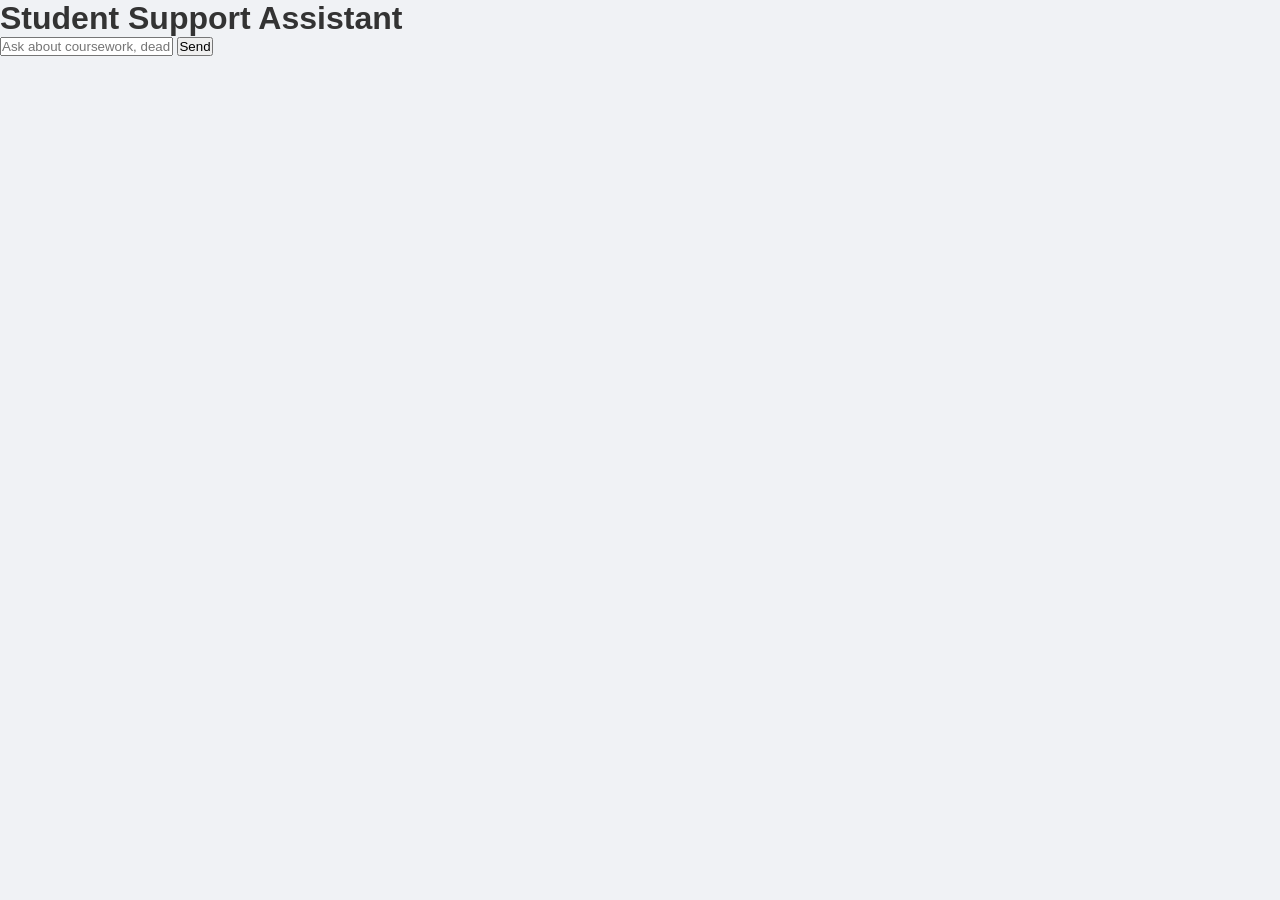
<file: index (1).html>
<!DOCTYPE html>
<html lang="en">
<head>
  <meta charset="UTF-8">
  <title> Chatbot</title>
  <link rel="stylesheet" href="style.css">
</head>
<body>

  <div class="chat-container">
    <h1>Student Support Assistant</h1>

    <div id="chat-box" class="chat-box"></div>

    <div class="input-container">
      <input 
        type="text" 
        id="user-input" 
        placeholder="Ask about coursework, deadlines, wellbeing..."
        onkeydown="if(event.key==='Enter') sendMessage()"
      />
      <button onclick="sendMessage()">Send</button>
    </div>
  </div>

  <script src="script.js"></script>
</body>

</html>
</file>
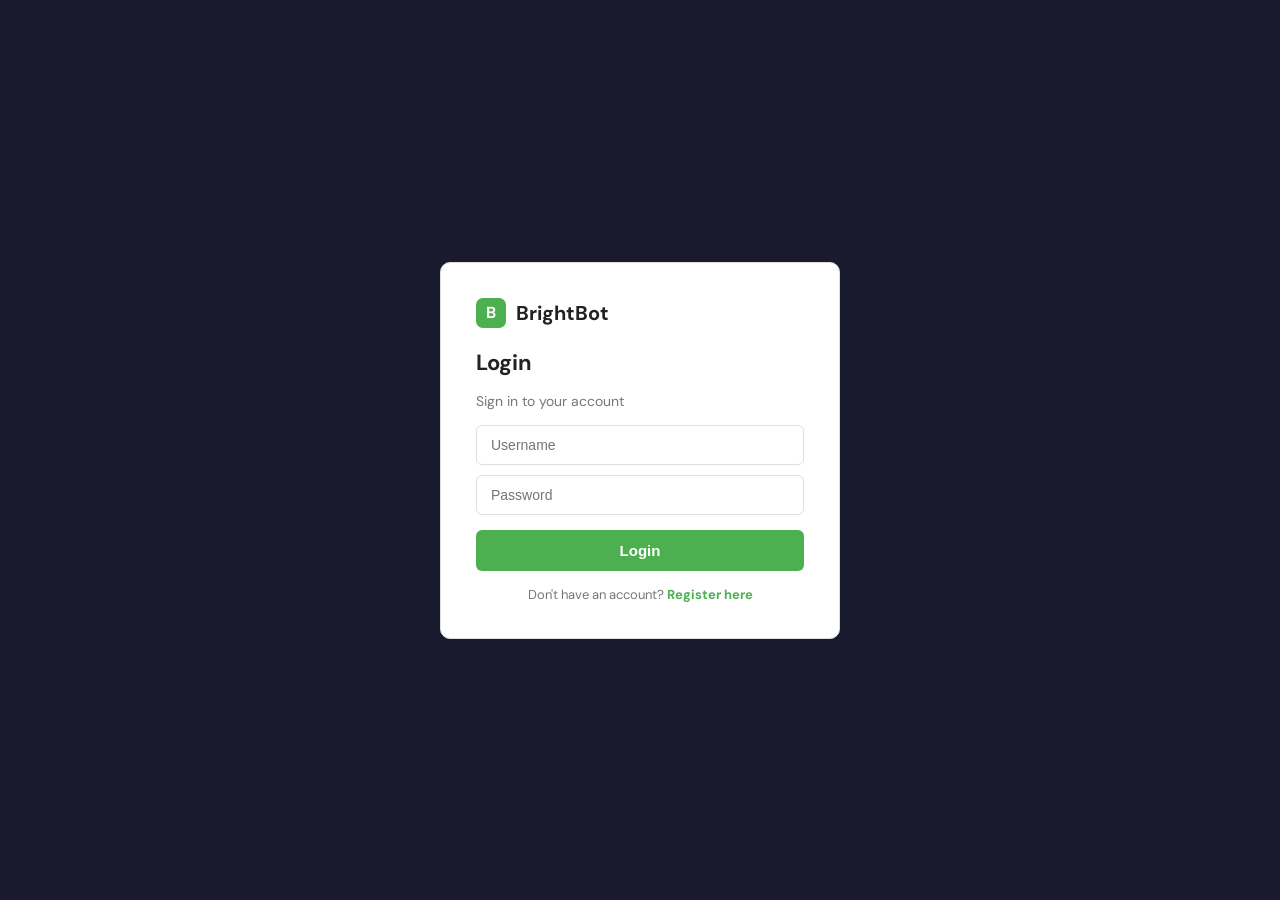
<file: login.html>
<!DOCTYPE html>
<html lang="en">
<head>
    <meta charset="UTF-8"/>
    <meta name="viewport" content="width=device-width, initial-scale=1.0, viewport-fit=cover"/>
    <meta name="mobile-web-app-capable" content="yes">
    <title>BrightBot - Login</title>
    <link rel="stylesheet" href="style.css"/>
    <link rel="stylesheet" href="auth.css"/>
    <link rel="stylesheet" href="mobile.css"/>
    <style>
        body { overflow: auto !important; height: auto !important; min-height: 100dvh !important; background: #1a1a2e !important; }
        .auth-page { min-height: 100dvh !important; width: 100vw !important; display: flex !important; flex-direction: column !important; align-items: center !important; justify-content: center !important; padding: 24px 16px !important; box-sizing: border-box !important; background: #1a1a2e !important; }
        .auth-box { width: 100% !important; max-width: 400px !important; box-sizing: border-box !important; }
    </style>
  <link rel="icon" type="image/x-icon" href="Images/brightbot-icon.ico">
  <link rel="icon" type="image/svg+xml" href="Images/brightbot-icon.svg">
  <link rel="apple-touch-icon" href="Images/brightbot-icon-192.png">
</head>
<body>

<div class="auth-page">
    <div class="auth-box">
        <div class="auth-brand">
            <div class="brand-icon">B</div>
            <span class="brand-name">BrightBot</span>
        </div>
        <h2>Login</h2>
        <p class="auth-sub">Sign in to your account</p>
        <div id="error-message" class="auth-error hidden"></div>
        <div class="auth-form">
            <input type="text"     id="username" placeholder="Username"
                   autocomplete="username" autocapitalize="none" autocorrect="off" />
            <input type="password" id="password" placeholder="Password"
                   autocomplete="current-password" />
            <button id="loginBtn">Login</button>
        </div>
        <p class="auth-switch">Don't have an account? <a href="register.html">Register here</a></p>
    </div>
</div>

<script>
    document.getElementById("loginBtn").addEventListener("click", function() {
      var u   = document.getElementById("username").value.trim();
      var p   = document.getElementById("password").value;
      var err = document.getElementById("error-message");

      err.classList.add("hidden");

      if (!u || !p) {
        err.textContent = "Please fill in all fields.";
        err.classList.remove("hidden");
        return;
      }

      fetch("auth.php", {
        method:  "POST",
        headers: { "Content-Type": "application/json" },
        body:    JSON.stringify({ action: "login", username: u, password: p })
      })
      .then(function(r) { return r.json(); })
      .then(function(data) {
        if (data.success) {
          fetch("stats.php", {
            method:  "POST",
            headers: { "Content-Type": "application/json" },
            body:    JSON.stringify({ action: "daily_login" })
          }).finally(function() {
            window.location.href = "index.html";
          });
        } else {
          err.textContent = data.error || "Login failed.";
          err.classList.remove("hidden");
        }
      })
      .catch(function() {
        err.textContent = "Could not connect to server. Please try again.";
        err.classList.remove("hidden");
      });
    });

    document.getElementById("password").addEventListener("keydown", function(e) {
      if (e.key === "Enter") document.getElementById("loginBtn").click();
    });
</script>

</body>
</html>
</file>
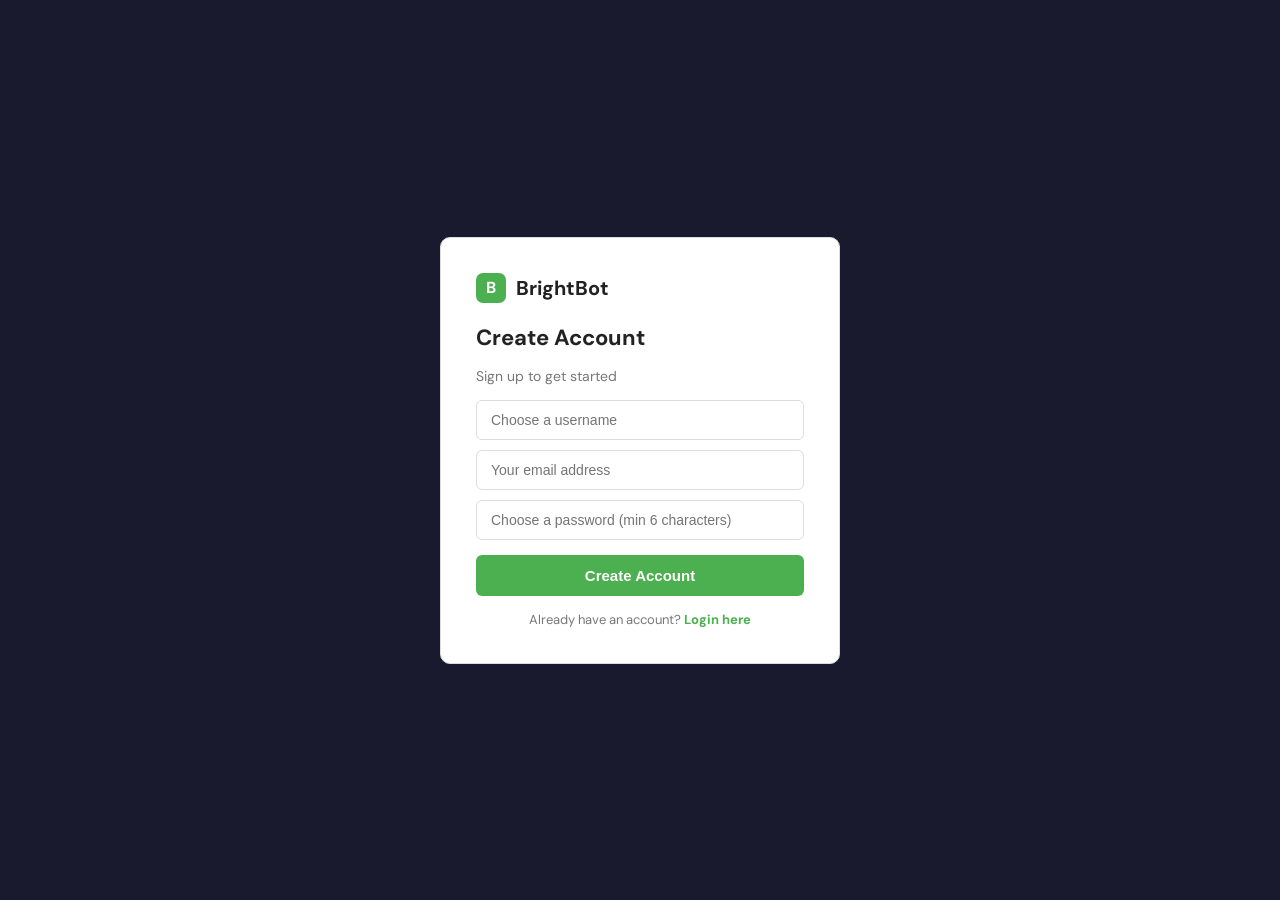
<file: register.html>
<!DOCTYPE html>
<html lang="en">
<head>
  <meta charset="UTF-8"/>
  <meta name="viewport" content="width=device-width, initial-scale=1.0, viewport-fit=cover"/>
  <meta name="mobile-web-app-capable" content="yes">
  <title>BrightBot - Register</title>
  <link rel="stylesheet" href="style.css"/>
  <link rel="stylesheet" href="auth.css"/>
  <link rel="stylesheet" href="mobile.css"/>
    <style>
    body { overflow: auto !important; height: auto !important; min-height: 100dvh !important; background: #1a1a2e !important; }
    .auth-page { min-height: 100dvh !important; width: 100vw !important; display: flex !important; flex-direction: column !important; align-items: center !important; justify-content: center !important; padding: 24px 16px !important; box-sizing: border-box !important; background: #1a1a2e !important; }
    .auth-box { width: 100% !important; max-width: 400px !important; box-sizing: border-box !important; }
  </style>
  <link rel="icon" type="image/x-icon" href="Images/brightbot-icon.ico">
  <link rel="icon" type="image/svg+xml" href="Images/brightbot-icon.svg">
  <link rel="apple-touch-icon" href="Images/brightbot-icon-192.png">
</head>
<body>

<div class="auth-page">
  <div class="auth-box">
    <div class="auth-brand">
      <div class="brand-icon">B</div>
      <span class="brand-name">BrightBot</span>
    </div>
    <h2>Create Account</h2>
    <p class="auth-sub">Sign up to get started</p>
    <div id="error-message" class="auth-error hidden"></div>
    <div class="auth-form">
      <input type="text"     id="username" placeholder="Choose a username"
             autocomplete="username" autocapitalize="none" autocorrect="off"/>
      <input type="email"    id="email"    placeholder="Your email address"
             autocomplete="email" autocapitalize="none"/>
      <input type="password" id="password" placeholder="Choose a password (min 6 characters)"
             autocomplete="new-password"/>
      <button id="registerBtn">Create Account</button>
    </div>
    <p class="auth-switch">Already have an account? <a href="login.html">Login here</a></p>
  </div>
</div>

<script>
  document.getElementById("password").addEventListener("keydown", function(e) {
    if (e.key === "Enter") document.getElementById("registerBtn").click();
  });
  document.getElementById("username").addEventListener("keydown", function(e) {
    if (e.key === "Enter") document.getElementById("email").focus();
  });
  document.getElementById("email").addEventListener("keydown", function(e) {
    if (e.key === "Enter") document.getElementById("password").focus();
  });
  document.getElementById("registerBtn").addEventListener("click",function(){
    var u=document.getElementById("username").value.trim();
    var e=document.getElementById("email").value.trim();
    var p=document.getElementById("password").value;
    var err=document.getElementById("error-message");
    err.classList.add("hidden");
    if(!u||!e||!p){err.textContent="Please fill in all fields.";err.classList.remove("hidden");return;}
    fetch("auth.php",{method:"POST",headers:{"Content-Type":"application/json"},
      body:JSON.stringify({action:"register",username:u,email:e,password:p})})
    .then(function(r){return r.json();})
    .then(function(data){
      if(data.success){window.location.href="index.html";}
      else{err.textContent=data.error||"Registration failed.";err.classList.remove("hidden");}
    })
    .catch(function(){err.textContent="Could not connect to server. Please try again.";err.classList.remove("hidden");});
  });

</script>

</body>
</html>
</file>
<file: style.css>
:root {
  --bg:            #f0f2f5;
  --chat-bg:       #f0f2f5;
  --sidebar-bg:    #1a1a2e;
  --sidebar-text:  #ffffff;
  --sidebar-muted: #aaaaaa;
  --sidebar-hover: #2a2a4a;
  --sidebar-border:#444444;
  --header-bg:     #ffffff;
  --header-border: #dddddd;
  --header-text:   #555555;
  --bubble-bot-bg: #ffffff;
  --bubble-bot-border: #dddddd;
  --bubble-bot-text:   #333333;
  --input-bg:      #ffffff;
  --input-border:  #dddddd;
  --input-focus:   #4CAF50;
  --text:          #333333;
  --topic-color:   #cccccc;
  --topic-border:  #444444;
  --no-chats:      #666666;
  --loading-color: #aaaaaa;
  --accent:        #4CAF50;
  --accent-hover:  #45a049;
  --toggle-bg:     #2a2a4a;
  --toggle-icon:   "☀️";
}

[data-theme="dark"] {
  --bg:            #0d1117;
  --chat-bg:       #0d1117;
  --sidebar-bg:    #010409;
  --sidebar-text:  #e6edf3;
  --sidebar-muted: #666666;
  --sidebar-hover: #161b22;
  --sidebar-border:#30363d;
  --header-bg:     #161b22;
  --header-border: #30363d;
  --header-text:   #8b949e;
  --bubble-bot-bg: #161b22;
  --bubble-bot-border: #30363d;
  --bubble-bot-text:   #e6edf3;
  --input-bg:      #161b22;
  --input-border:  #30363d;
  --input-focus:   #4CAF50;
  --text:          #e6edf3;
  --topic-color:   #8b949e;
  --topic-border:  #30363d;
  --no-chats:      #8b949e;
  --loading-color: #8b949e;
  --toggle-bg:     #161b22;
  --toggle-icon:   "🌙";
}

* {
  margin: 0;
  padding: 0;
  box-sizing: border-box;
}

body {
  font-family: Arial, sans-serif;
  background-color: var(--bg);
  color: var(--text);
  height: 100vh;
  display: flex;
  transition: background-color 0.2s, color 0.2s;
}

.layout {
  display: flex;
  width: 100%;
  height: 100vh;
}

.sidebar {
  width: 240px;
  min-width: 240px;
  background-color: var(--sidebar-bg);
  color: var(--sidebar-text);
  padding: 20px 15px;
  display: flex;
  flex-direction: column;
  gap: 15px;
  position: relative;
  z-index: 10;
  overflow: hidden;
  height: 100vh;
  transition: background-color 0.2s;
}

.brand {
  display: flex;
  align-items: center;
  gap: 10px;
}

.brand-icon {
  width: 36px;
  height: 36px;
  background-color: var(--accent);
  color: white;
  border-radius: 8px;
  display: flex;
  align-items: center;
  justify-content: center;
  font-weight: bold;
  font-size: 18px;
}

.brand-name {
  font-size: 20px;
  font-weight: bold;
}

.topics {
  display: flex;
  flex-direction: column;
  gap: 8px;
}

.topics-label {
  font-size: 11px;
  text-transform: uppercase;
  color: var(--sidebar-muted);
  margin-bottom: 4px;
  letter-spacing: 1px;
}

.topic-btn {
  background: none;
  border: 1px solid var(--topic-border);
  border-radius: 6px;
  color: var(--topic-color);
  font-size: 13px;
  padding: 8px 12px;
  text-align: left;
  cursor: pointer;
  text-decoration: none;
  display: block;
  width: 100%;
  transition: background-color 0.15s, border-color 0.15s, color 0.15s;
}

.topic-btn:hover {
  background-color: var(--sidebar-hover);
  color: var(--sidebar-text);
  border-color: var(--accent);
}

.topic-btn.active {
  background-color: var(--sidebar-hover);
  border-color: var(--accent);
  color: var(--sidebar-text);
}

.sidebar-footer {
  margin-top: auto;
  border-top: 1px solid var(--sidebar-border);
  padding-top: 15px;
  font-size: 12px;
  color: var(--sidebar-muted);
  line-height: 1.8;
}

.sidebar-footer a {
  color: var(--accent);
  text-decoration: none;
}

.sidebar-footer a:hover {
  text-decoration: underline;
}

.theme-toggle {
  display: flex;
  align-items: center;
  gap: 8px;
  background: var(--toggle-bg);
  border: 1px solid var(--sidebar-border);
  border-radius: 8px;
  color: var(--sidebar-text);
  font-size: 12px;
  padding: 7px 12px;
  cursor: pointer;
  width: 100%;
  transition: background-color 0.2s, border-color 0.2s;
}

.theme-toggle:hover {
  border-color: var(--accent);
}

.theme-toggle .toggle-track {
  width: 32px;
  height: 18px;
  background-color: var(--sidebar-border);
  border-radius: 999px;
  position: relative;
  flex-shrink: 0;
  transition: background-color 0.2s;
}

[data-theme="dark"] .theme-toggle .toggle-track {
  background-color: var(--accent);
}

.theme-toggle .toggle-thumb {
  width: 12px;
  height: 12px;
  background: white;
  border-radius: 50%;
  position: absolute;
  top: 3px;
  left: 3px;
  transition: transform 0.2s;
}

[data-theme="dark"] .theme-toggle .toggle-thumb {
  transform: translateX(14px);
}

.theme-toggle .toggle-label {
  flex: 1;
  text-align: left;
}

.chat-area {
  flex: 1;
  display: flex;
  flex-direction: column;
  background-color: var(--chat-bg);
  transition: background-color 0.2s;
}

.chat-header {
  background-color: var(--header-bg);
  padding: 15px 20px;
  border-bottom: 1px solid var(--header-border);
  display: flex;
  align-items: center;
  gap: 8px;
  font-size: 14px;
  color: var(--header-text);
  transition: background-color 0.2s, border-color 0.2s;
}

.status-dot {
  width: 8px;
  height: 8px;
  background-color: var(--accent);
  border-radius: 50%;
}

.messages {
  flex: 1;
  overflow-y: auto;
  padding: 20px;
  display: flex;
  flex-direction: column;
  gap: 15px;
}

.message {
  display: flex;
  align-items: flex-end;
  gap: 10px;
}

.message.user {
  flex-direction: row-reverse;
}

.pfp {
  width: 32px;
  height: 32px;
  border-radius: 8px;
  background-color: var(--accent);
  color: white;
  font-weight: bold;
  font-size: 13px;
  display: flex;
  align-items: center;
  justify-content: center;
  min-width: 32px;
}

.message.user .pfp {
  background-color: #ccc;
  color: #333;
}

.bubble {
  max-width: 60%;
  padding: 12px 15px;
  border-radius: 12px;
  font-size: 14px;
  line-height: 1.6;
}

.message.bot .bubble {
  background-color: var(--bubble-bot-bg);
  border: 1px solid var(--bubble-bot-border);
  color: var(--bubble-bot-text);
  border-radius: 4px 12px 12px 12px;
  transition: background-color 0.2s, border-color 0.2s;
}

.message.user .bubble {
  background-color: var(--accent);
  color: white;
  border-radius: 12px 4px 12px 12px;
}

.typing .bubble {
  display: flex;
  gap: 5px;
  align-items: center;
  padding: 15px;
}

.typing .dot {
  width: 7px;
  height: 7px;
  background-color: #aaa;
  border-radius: 50%;
  animation: bounce 1.2s infinite;
}

.typing .dot:nth-child(2) { animation-delay: 0.2s; }
.typing .dot:nth-child(3) { animation-delay: 0.4s; }

@keyframes bounce {
  0%, 80%, 100% { transform: translateY(0); }
  40%           { transform: translateY(-6px); }
}

.input-area {
  background-color: var(--input-bg);
  border-top: 1px solid var(--input-border);
  padding: 15px 20px;
  display: flex;
  gap: 10px;
  align-items: flex-end;
  transition: background-color 0.2s, border-color 0.2s;
}

textarea {
  flex: 1;
  border: 1px solid var(--input-border);
  border-radius: 8px;
  padding: 10px 14px;
  font-family: Arial, sans-serif;
  font-size: 14px;
  resize: none;
  outline: none;
  max-height: 120px;
  line-height: 1.5;
  background-color: var(--input-bg);
  color: var(--text);
  caret-color: var(--accent);
  transition: background-color 0.2s, border-color 0.2s, color 0.2s;
}

textarea::placeholder {
  color: var(--sidebar-muted);
  opacity: 1;
}

textarea:focus {
  border-color: var(--input-focus);
}

[data-theme="dark"] textarea {
  background-color: #1c2128;
  color: #e6edf3;
  border-color: #444c56;
}

[data-theme="dark"] textarea::placeholder {
  color: #6e7681;
}

[data-theme="dark"] textarea:focus {
  border-color: #4CAF50;
  background-color: #1c2128;
}

[data-theme="dark"] .input-area {
  background-color: #161b22;
  border-top-color: #30363d;
}

#sendBtn {
  width: 42px;
  height: 42px;
  background-color: var(--accent);
  border: none;
  border-radius: 8px;
  color: white;
  cursor: pointer;
  display: flex;
  align-items: center;
  justify-content: center;
}

#sendBtn:hover      { background-color: var(--accent-hover); }
#sendBtn:disabled   { background-color: #ccc; cursor: not-allowed; }

.chats-section {
  flex: 1;
  overflow: hidden;
  display: flex;
  flex-direction: column;
  min-height: 0;
}

.new-chat-btn {
  background: linear-gradient(135deg, var(--accent), #3d9140);
  color: white;
  border: none;
  border-radius: 8px;
  padding: 9px 12px;
  font-size: 13px;
  font-weight: 600;
  cursor: pointer;
  text-align: left;
  width: 100%;
  margin-bottom: 10px;
  letter-spacing: 0.3px;
  transition: opacity 0.15s, transform 0.1s;
  box-shadow: 0 2px 8px rgba(76, 175, 80, 0.25);
}

.new-chat-btn:hover {
  opacity: 0.9;
  transform: translateY(-1px);
  box-shadow: 0 4px 12px rgba(76, 175, 80, 0.35);
}

.new-chat-btn:active {
  transform: translateY(0);
}

#chat-list {
  overflow-y: auto;
  flex: 1;
  display: flex;
  flex-direction: column;
  gap: 0;
  padding: 2px 0;
}

/* Scrollbar styling */
#chat-list::-webkit-scrollbar {
  width: 3px;
}
#chat-list::-webkit-scrollbar-track {
  background: transparent;
}
#chat-list::-webkit-scrollbar-thumb {
  background: var(--sidebar-border);
  border-radius: 99px;
}

.chat-item {
  display: flex;
  align-items: center;
  justify-content: space-between;
  padding: 9px 10px;
  border-radius: 8px;
  cursor: pointer;
  border: 1px solid transparent;
  gap: 8px;
  position: relative;
  transition: background-color 0.15s, border-color 0.15s;
  margin-bottom: 1px;
}

/* Chat icon dot */
.chat-item::before {
  content: '';
  width: 6px;
  height: 6px;
  border-radius: 50%;
  background-color: var(--sidebar-border);
  flex-shrink: 0;
  transition: background-color 0.15s;
}

.chat-item:hover::before {
  background-color: var(--accent);
}

.chat-item.active::before {
  background-color: var(--accent);
  box-shadow: 0 0 6px rgba(76, 175, 80, 0.6);
}

.chat-item + .chat-item {
  border-top: 1px solid transparent;
  background-clip: padding-box;
}

.chat-item + .chat-item::after {
  content: '';
  position: absolute;
  top: -1px;
  left: 18px;
  right: 18px;
  height: 1px;
  background: linear-gradient(
    90deg,
    transparent,
    var(--sidebar-border) 20%,
    var(--sidebar-border) 80%,
    transparent
  );
  opacity: 0.6;
}

.chat-item:hover {
  background-color: var(--sidebar-hover);
  border-color: rgba(76, 175, 80, 0.2);
}

.chat-item.active {
  background-color: var(--sidebar-hover);
  border-color: rgba(76, 175, 80, 0.5);
  box-shadow: inset 2px 0 0 var(--accent);
}

.chat-item-title {
  font-size: 12px;
  color: var(--topic-color);
  flex: 1;
  white-space: nowrap;
  overflow: hidden;
  text-overflow: ellipsis;
  transition: color 0.15s;
}

.chat-item:hover .chat-item-title {
  color: var(--sidebar-text);
}

.chat-item.active .chat-item-title {
  color: var(--sidebar-text);
  font-weight: 500;
}

.chat-delete-btn {
  background: none;
  border: none;
  color: #888;
  cursor: pointer;
  font-size: 11px;
  padding: 2px 4px;
  border-radius: 4px;
  flex-shrink: 0;
  opacity: 0;
  transition: opacity 0.15s, color 0.15s, background-color 0.15s;
}

.chat-item:hover .chat-delete-btn  { opacity: 1; }
.chat-delete-btn:hover {
  color: #e57373;
  background-color: rgba(229,115,115,0.1);
}


.no-chats {
  font-size: 11px;
  color: var(--no-chats);
  text-align: center;
  padding: 10px 0;
}

.loading-msgs {
  text-align: center;
  color: var(--loading-color);
  font-size: 13px;
  padding: 20px;
}

@media (max-width: 600px) {
  .sidebar  { display: none; }
  .bubble   { max-width: 85%; }
}

.message-group {
  display: flex;
  flex-direction: column;
  gap: 8px;
  padding-bottom: 14px;
  position: relative;
}

.message-group:last-child {
  padding-bottom: 0;
}

.message-group + .message-group {
  padding-top: 14px;
}

.message-group-time {
  font-size: 10px;
  color: var(--loading-color);
  text-align: center;
  letter-spacing: 0.5px;
  padding: 4px 0 2px;
  user-select: none;
  opacity: 0.6;
  transition: opacity 0.2s;
  display: flex;
  align-items: center;
  gap: 10px;
}

.message-group-time::before,
.message-group-time::after {
  content: '';
  flex: 1;
  height: 1px;
  background: linear-gradient(
    90deg,
    transparent,
    var(--header-border) 40%,
    var(--header-border) 60%,
    transparent
  );
}

.message-group:hover .message-group-time {
  opacity: 1;
}

/* First message in a group gets a tiny extra top margin */
.message-group .message:first-child {
  margin-top: 2px;
}

/* Slightly tighter gap within a group */
.messages {
  gap: 0;
  padding: 16px 20px;
}

.message.bot .bubble {
  border-left: 3px solid var(--accent);
}
</file>
<file: auth.css>
.auth-page {
  min-height: 100vh;
  display: flex;
  align-items: center;
  justify-content: center;
  background-color: #f0f2f5;
}

.auth-box {
  background-color: white;
  border: 1px solid #ddd;
  border-radius: 10px;
  padding: 35px;
  width: 100%;
  max-width: 380px;
  display: flex;
  flex-direction: column;
  gap: 15px;
}

.auth-brand {
  display: flex;
  align-items: center;
  gap: 10px;
  margin-bottom: 5px;
}

.auth-box h2 {
  font-size: 22px;
}

.auth-sub {
  color: #777;
  font-size: 14px;
}

.auth-form {
  display: flex;
  flex-direction: column;
  gap: 10px;
}

.auth-form input {
  border: 1px solid #ddd;
  border-radius: 6px;
  padding: 11px 14px;
  font-size: 14px;
  font-family: Arial, sans-serif;
  outline: none;
}

.auth-form input:focus {
  border-color: #4CAF50;
}

.auth-form button {
  background-color: #4CAF50;
  color: white;
  border: none;
  border-radius: 6px;
  padding: 12px;
  font-size: 15px;
  font-weight: bold;
  cursor: pointer;
  margin-top: 5px;
}

.auth-form button:hover {
  background-color: #45a049;
}

.auth-error {
  background-color: #ffe0e0;
  border: 1px solid #ffaaaa;
  border-radius: 6px;
  color: #c0392b;
  font-size: 13px;
  padding: 10px 14px;
}

.auth-error.hidden {
  display: none;
}

.auth-switch {
  font-size: 13px;
  color: #777;
  text-align: center;
}

.auth-switch a {
  color: #4CAF50;
  text-decoration: none;
  font-weight: bold;
}

.auth-switch a:hover {
  text-decoration: underline;
}
</file>
<file: mobile.css>
@import url('https://fonts.googleapis.com/css2?family=DM+Sans:wght@400;500;600;700&family=DM+Mono:wght@400;500&display=swap');

:root {
  --navy:     #1a1a2e;
  --navy-mid: #16213e;
  --navy-lite:#2a2a4a;
  --green:    #4CAF50;
  --green-dk: #3d9140;
  --surface:  #ffffff;
  --bg:       #f0f2f5;
  --text:     #222;
  --muted:    #888;
  --border:   #e0e0e0;
  --danger:   #e57373;
  --nav-h:    60px;
  --header-h: 52px;
  --safe-bot: env(safe-area-inset-bottom, 0px);
}

* { margin: 0; padding: 0; box-sizing: border-box; -webkit-tap-highlight-color: transparent; }

[data-theme="dark"] {
  --bg: #0d1117;
  --text: #e6edf3;
  --border: #30363d;
}

body {
  font-family: 'DM Sans', Arial, sans-serif;
  color: var(--text);
  height: 100dvh;
  overflow: hidden;
  position: relative;
}

body.page-question-editor {
  overflow: auto;
  height: auto;
  min-height: 100dvh;
}
body.page-question-editor::-webkit-scrollbar { width: 6px; }
body.page-question-editor::-webkit-scrollbar-track { background: transparent; }
body.page-question-editor::-webkit-scrollbar-thumb { background: rgba(128,128,128,0.4); border-radius: 999px; }
body.page-question-editor::-webkit-scrollbar-thumb:hover { background: rgba(128,128,128,0.65); }
[data-theme="dark"] body.page-question-editor::-webkit-scrollbar-thumb { background: rgba(255,255,255,0.18); }

.mobile-header {
  display: none;
  position: fixed;
  top: 0; left: 0; right: 0;
  height: var(--header-h);
  background: var(--navy);
  z-index: 200;
  align-items: center;
  justify-content: space-between;
  padding: 0 16px;
  gap: 10px;
}

.mobile-header .brand {
  display: flex;
  align-items: center;
  gap: 8px;
  flex: 1;
  min-width: 0;
}

.mobile-header .brand-name {
  font-size: 17px;
  font-weight: 700;
  color: #fff;
  white-space: nowrap;
  overflow: hidden;
  text-overflow: ellipsis;
}

.brand-icon {
  width: 30px; height: 30px;
  background: var(--green);
  border-radius: 7px;
  color: #fff;
  font-weight: 700;
  font-size: 16px;
  display: flex; align-items: center; justify-content: center;
  flex-shrink: 0;
}

.hamburger-btn {
  background: none;
  border: none;
  color: #ccc;
  font-size: 22px;
  cursor: pointer;
  padding: 4px;
  flex-shrink: 0;
}

.drawer-overlay {
  display: none;
  position: fixed;
  inset: 0;
  background: rgba(0,0,0,0.55);
  z-index: 300;
  pointer-events: none;
}
.drawer-overlay.open { display: block; pointer-events: auto; }

.drawer {
  position: fixed;
  top: 0; left: -280px;
  width: 260px;
  height: 100dvh;
  background: var(--navy);
  z-index: 400;
  display: flex;
  flex-direction: column;
  transition: left 0.28s ease;
  overflow: hidden;
}
.drawer.open { left: 0; }

.drawer-top {
  display: flex;
  align-items: center;
  padding: 16px;
  gap: 10px;
  border-bottom: 1px solid rgba(255,255,255,0.07);
  flex-shrink: 0;
}

.drawer-close {
  margin-left: auto;
  background: none;
  border: none;
  color: #aaa;
  font-size: 20px;
  cursor: pointer;
  padding: 4px;
  flex-shrink: 0;
}

.drawer-body {
  flex: 1;
  overflow-y: auto;
  padding: 12px 0;
}

.drawer-section-label {
  font-size: 10px;
  text-transform: uppercase;
  letter-spacing: 1px;
  color: #666;
  padding: 10px 16px 4px;
}

.drawer-nav-link {
  display: block;
  padding: 10px 16px;
  color: #ccc;
  text-decoration: none;
  font-size: 14px;
  border-radius: 8px;
  margin: 2px 8px;
  transition: background 0.15s, color 0.15s;
}
.drawer-nav-link:hover,
.drawer-nav-link.active {
  background: var(--navy-lite);
  color: #fff;
}
.drawer-nav-link.active { color: var(--green); }

.drawer-chat-item {
  display: flex;
  align-items: center;
  justify-content: space-between;
  padding: 8px 12px;
  margin: 2px 8px;
  border-radius: 8px;
  cursor: pointer;
  transition: background 0.15s;
}
.drawer-chat-item:hover { background: var(--navy-lite); }

.drawer-chat-title {
  font-size: 13px;
  color: #bbb;
  white-space: nowrap;
  overflow: hidden;
  text-overflow: ellipsis;
  flex: 1;
  min-width: 0;
}
.drawer-chat-title.active-chat { color: var(--green); font-weight: 600; }

.drawer-new-chat {
  display: flex;
  align-items: center;
  gap: 8px;
  padding: 9px 12px;
  margin: 2px 8px;
  border-radius: 8px;
  background: var(--navy-lite);
  color: #fff;
  font-size: 14px;
  font-weight: 600;
  border: none;
  cursor: pointer;
  width: calc(100% - 16px);
  transition: background 0.15s;
}
.drawer-new-chat:hover { background: var(--green); }

.drawer-footer {
  padding: 12px 16px;
  border-top: 1px solid rgba(255,255,255,0.07);
  font-size: 12px;
  color: #888;
  line-height: 1.8;
  flex-shrink: 0;
}
.drawer-footer a { color: var(--green); text-decoration: none; }

.drawer-footer .theme-toggle {
  display: flex;
  align-items: center;
  gap: 8px;
  background: rgba(255,255,255,0.05);
  border: 1px solid rgba(255,255,255,0.1);
  border-radius: 8px;
  color: #ccc;
  font-size: 12px;
  padding: 7px 12px;
  cursor: pointer;
  width: 100%;
  transition: background 0.2s, border-color 0.2s;
  font-family: 'DM Sans', Arial, sans-serif;
}
.drawer-footer .theme-toggle:hover { border-color: var(--green); }

.toggle-track {
  width: 32px; height: 18px;
  background: #444;
  border-radius: 999px;
  position: relative;
  flex-shrink: 0;
  transition: background 0.2s;
}
[data-theme="dark"] .toggle-track { background: var(--green); }
.toggle-thumb {
  width: 12px; height: 12px;
  background: #fff;
  border-radius: 50%;
  position: absolute;
  top: 3px; left: 3px;
  transition: transform 0.2s;
}
[data-theme="dark"] .toggle-thumb { transform: translateX(14px); }

.bottom-nav {
  display: none;
  position: fixed;
  bottom: 0; left: 0; right: 0;
  height: calc(var(--nav-h) + var(--safe-bot));
  background: var(--navy);
  border-top: 1px solid rgba(255,255,255,0.06);
  z-index: 200;
  align-items: center;
  justify-content: space-around;
  padding-bottom: var(--safe-bot);
}

.bottom-nav a,
.bottom-nav button {
  display: flex;
  flex-direction: column;
  align-items: center;
  gap: 3px;
  color: #555;
  text-decoration: none;
  font-size: 10px;
  background: none;
  border: none;
  cursor: pointer;
  padding: 6px 10px;
  transition: color 0.15s;
  font-family: 'DM Sans', Arial, sans-serif;
  flex: 1;
}
.bottom-nav a .nav-icon,
.bottom-nav button .nav-icon { font-size: 20px; line-height: 1; }
.bottom-nav a.active { color: var(--green); }
.bottom-nav a:hover { color: #999; }

.new-chat-header-btn {
  background: var(--green);
  color: #fff;
  border: none;
  border-radius: 20px;
  font-size: 13px;
  font-weight: 600;
  padding: 6px 12px;
  white-space: nowrap;
  font-family: 'DM Sans', Arial, sans-serif;
  cursor: pointer;
}
.new-chat-header-btn:active { background: var(--green-dk); }


@media (max-width: 768px) {

  .mobile-header { display: flex; }
  .bottom-nav    { display: flex; }
  .sidebar       { display: none !important; }

  .layout {
    flex-direction: column;
    padding-top: var(--header-h);
    padding-bottom: calc(var(--nav-h) + var(--safe-bot));
    height: 100dvh;
    overflow-x: hidden;
    width: 100%;
  }

  .chat-area {
    flex: 1;
    height: 100%;
    display: flex;
    flex-direction: column;
    overflow: hidden;
  }
  .chat-header { padding: 10px 16px; font-size: 13px; flex-shrink: 0; }
  .messages {
    flex: 1;
    overflow-y: auto;
    padding: 14px 14px 8px;
    gap: 12px;
    -webkit-overflow-scrolling: touch;
  }
  .bubble { max-width: 82%; font-size: 14px; padding: 10px 13px; }
  .pfp { width: 28px; height: 28px; min-width: 28px; font-size: 11px; }
  .input-area { padding: 10px 12px; gap: 8px; flex-shrink: 0; }
  textarea { font-size: 15px; padding: 9px 12px; }
  #sendBtn { width: 40px; height: 40px; }

  .calendar-main {
    flex: 1;
    overflow-y: auto;
    overflow-x: hidden;
    -webkit-overflow-scrolling: touch;
    padding: 0;
    width: 100%;
    max-width: 100vw;
  }
  .calendar-header {
    display: flex;
    align-items: center;
    justify-content: space-between;
    padding: 10px 8px;
    gap: 4px;
    width: 100%;
    box-sizing: border-box;
  }
  #prevMonth, #nextMonth {
    flex-shrink: 0;
    width: 36px; height: 36px;
  }
  #monthTitle {
    flex: 1;
    text-align: center;
    font-size: 15px;
    white-space: nowrap;
    overflow: hidden;
    text-overflow: ellipsis;
    min-width: 0;
    padding: 0 4px;
  }
  .calendar-grid {
    display: grid;
    grid-template-columns: repeat(7, 1fr);
    gap: 2px;
    padding: 6px 4px 12px;
    width: 100%;
    box-sizing: border-box;
    overflow: hidden;
  }
  .day-label { font-size: 8px; letter-spacing: 0; padding: 2px 0 4px; text-align: center; }
  .day-cell { min-height: 44px; padding: 4px 2px; border-radius: 5px; overflow: hidden; min-width: 0; box-sizing: border-box; }
  .day-number { font-size: 11px; }
  .event-pill { font-size: 8px; padding: 1px 2px; }
  .cal-nav-btn { width: 36px; height: 36px; font-size: 16px; }

  .auth-page {
    min-height: 100dvh;
    height: auto;
    width: 100vw;
    display: flex;
    flex-direction: column;
    align-items: center;
    justify-content: center;
    padding: 24px 16px;
    background: #1a1a2e;
    box-sizing: border-box;
    overflow: auto;
  }
  .auth-box {
    width: 100%;
    max-width: 400px;
    margin: 0 auto;
    border-radius: 16px;
    padding: 32px 24px;
    box-sizing: border-box;
  }
  .auth-form input,
  .auth-form button { width: 100%; box-sizing: border-box; font-size: 15px; }

  .quiz-container { width: 95%; }
  .card { padding: 28px 20px; }
  .question-text { font-size: 1.15rem; }
  .quiz-page {
    padding-top: calc(var(--header-h) + 16px);
    padding-bottom: calc(var(--nav-h) + var(--safe-bot) + 16px);
    min-height: 100dvh;
    box-sizing: border-box;
  }

  .profile-page {
    padding-top: calc(var(--header-h) + 16px);
    padding-bottom: calc(var(--nav-h) + var(--safe-bot) + 16px);
    overflow-y: auto;
    -webkit-overflow-scrolling: touch;
  }
  .profile-main {
    flex: 1;
    overflow-y: auto;
    -webkit-overflow-scrolling: touch;
    padding: 16px;
  }
}


[data-theme="dark"] .mobile-header {
  background: #010409;
  border-bottom: 1px solid rgba(255,255,255,0.06);
}
[data-theme="dark"] .drawer { background: #010409; }
[data-theme="dark"] .bottom-nav {
  background: #010409;
  border-top: 1px solid rgba(255,255,255,0.06);
}
[data-theme="dark"] .bottom-nav a,
[data-theme="dark"] .bottom-nav button { color: #555; }
[data-theme="dark"] .bottom-nav a.active { color: var(--green); }
[data-theme="dark"] .drawer-footer { border-top: 1px solid rgba(255,255,255,0.06); color: #666; }


#achievement-toast-container {
  position: fixed;
  bottom: 80px;
  right: 20px;
  z-index: 9999;
  display: flex;
  flex-direction: column;
  gap: 10px;
  pointer-events: none;
}
@media (min-width: 769px) {
  #achievement-toast-container { bottom: 30px; }
}
.achievement-toast {
  display: flex;
  align-items: center;
  gap: 12px;
  background: #1a1a2e;
  color: #fff;
  border: 1px solid rgba(76,175,80,0.5);
  border-left: 4px solid #4CAF50;
  border-radius: 12px;
  padding: 12px 16px;
  min-width: 260px;
  max-width: 320px;
  box-shadow: 0 8px 32px rgba(0,0,0,0.35);
  pointer-events: auto;
  animation: achievement-slide-in 0.4s cubic-bezier(0.34,1.56,0.64,1) forwards;
  opacity: 0;
  transform: translateX(60px);
}
[data-theme="dark"] .achievement-toast { background: #161b22; border-color: rgba(76,175,80,0.45); }
.achievement-toast.hiding { animation: achievement-slide-out 0.35s ease-in forwards; }
@keyframes achievement-slide-in { to { opacity: 1; transform: translateX(0); } }
@keyframes achievement-slide-out { from { opacity: 1; transform: translateX(0); } to { opacity: 0; transform: translateX(60px); } }
.achievement-toast-icon { font-size: 28px; flex-shrink: 0; line-height: 1; }
.achievement-toast-body { flex: 1; min-width: 0; }
.achievement-toast-label { font-size: 10px; font-weight: 700; text-transform: uppercase; letter-spacing: 1.2px; color: #4CAF50; margin-bottom: 2px; }
.achievement-toast-name { font-size: 14px; font-weight: 700; color: #fff; margin-bottom: 2px; }
.achievement-toast-desc { font-size: 11px; color: rgba(255,255,255,0.55); white-space: nowrap; overflow: hidden; text-overflow: ellipsis; }
</file>
